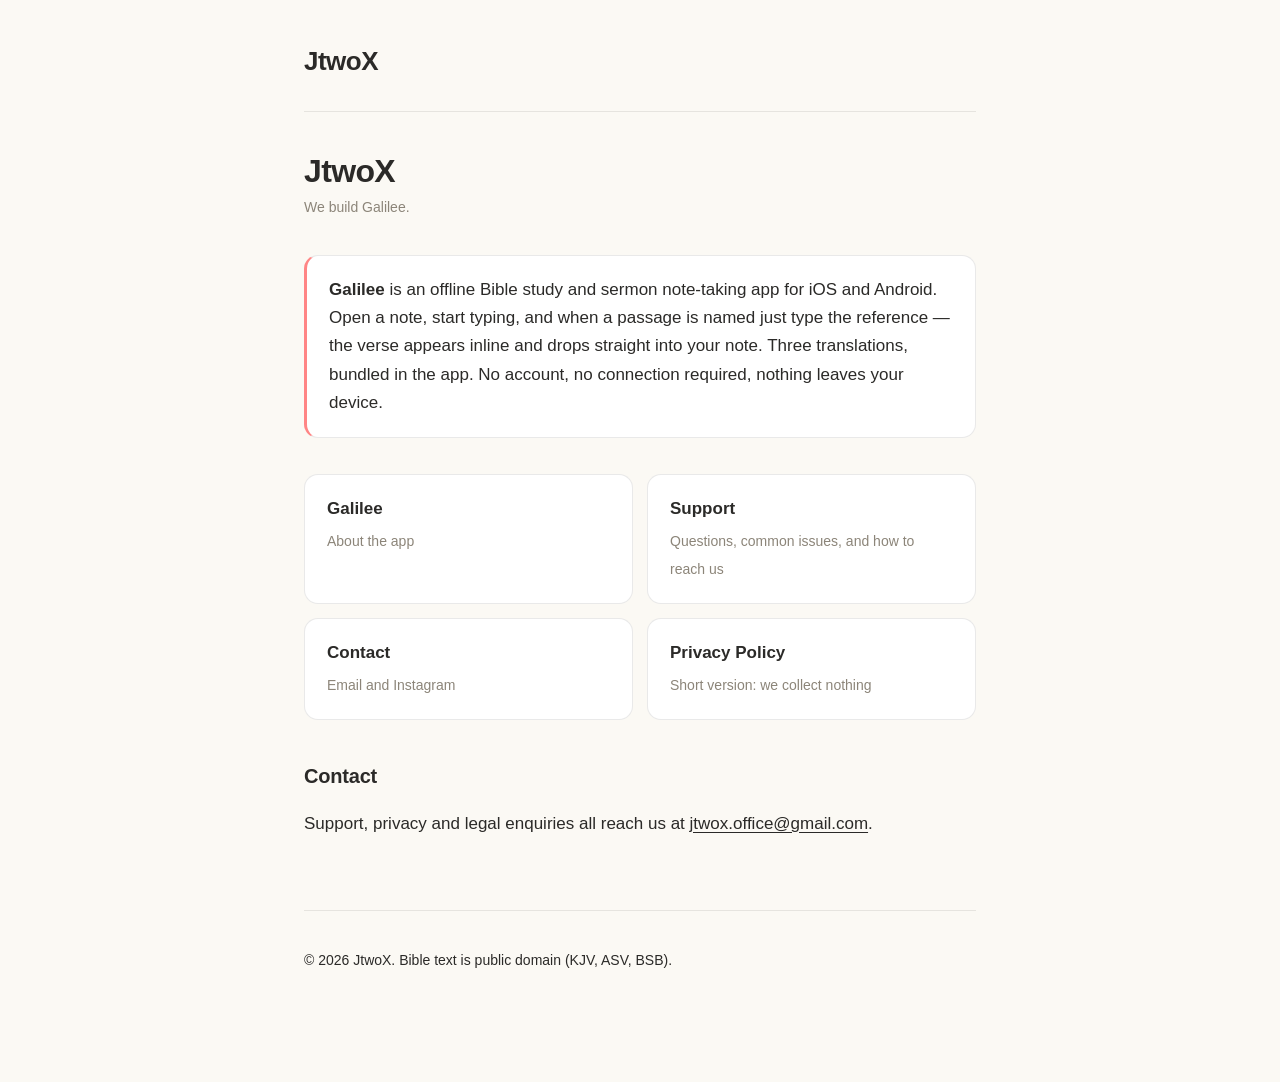
<file: index.html>
<!DOCTYPE html>
<html lang="en">
<head>
<meta charset="utf-8">
<meta name="viewport" content="width=device-width, initial-scale=1">
<title>JtwoX</title>
<meta name="description" content="JtwoX builds Galilee, an offline Bible study and sermon note-taking app for iOS and Android.">
<link rel="stylesheet" href="assets/style.css">
</head>
<body>
<div class="wrap">
  <header class="site">
    <a class="brand" href="./"><b>JtwoX</b></a>
  </header>

  <h1>JtwoX</h1>
  <p class="effective">We build Galilee.</p>

  <div class="lede">
    <p><strong>Galilee</strong> is an offline Bible study and sermon note-taking app for iOS and Android. Open a note, start typing, and when a passage is named just type the reference — the verse appears inline and drops straight into your note. Three translations, bundled in the app. No account, no connection required, nothing leaves your device.</p>
  </div>

  <div class="tiles">
    <a class="tile" href="galilee/"><b>Galilee</b><span>About the app</span></a>
    <a class="tile" href="galilee/support/"><b>Support</b><span>Questions, common issues, and how to reach us</span></a>
    <a class="tile" href="galilee/contact/"><b>Contact</b><span>Email and Instagram</span></a>
    <a class="tile" href="galilee/privacy/"><b>Privacy Policy</b><span>Short version: we collect nothing</span></a>
  </div>

  <h2>Contact</h2>
  <p>Support, privacy and legal enquiries all reach us at
     <a href="mailto:jtwox.office@gmail.com">jtwox.office@gmail.com</a>.</p>

  <footer class="site">
    <p>© 2026 JtwoX. Bible text is public domain (KJV, ASV, BSB).</p>
  </footer>
</div>
</body>
</html>
</file>
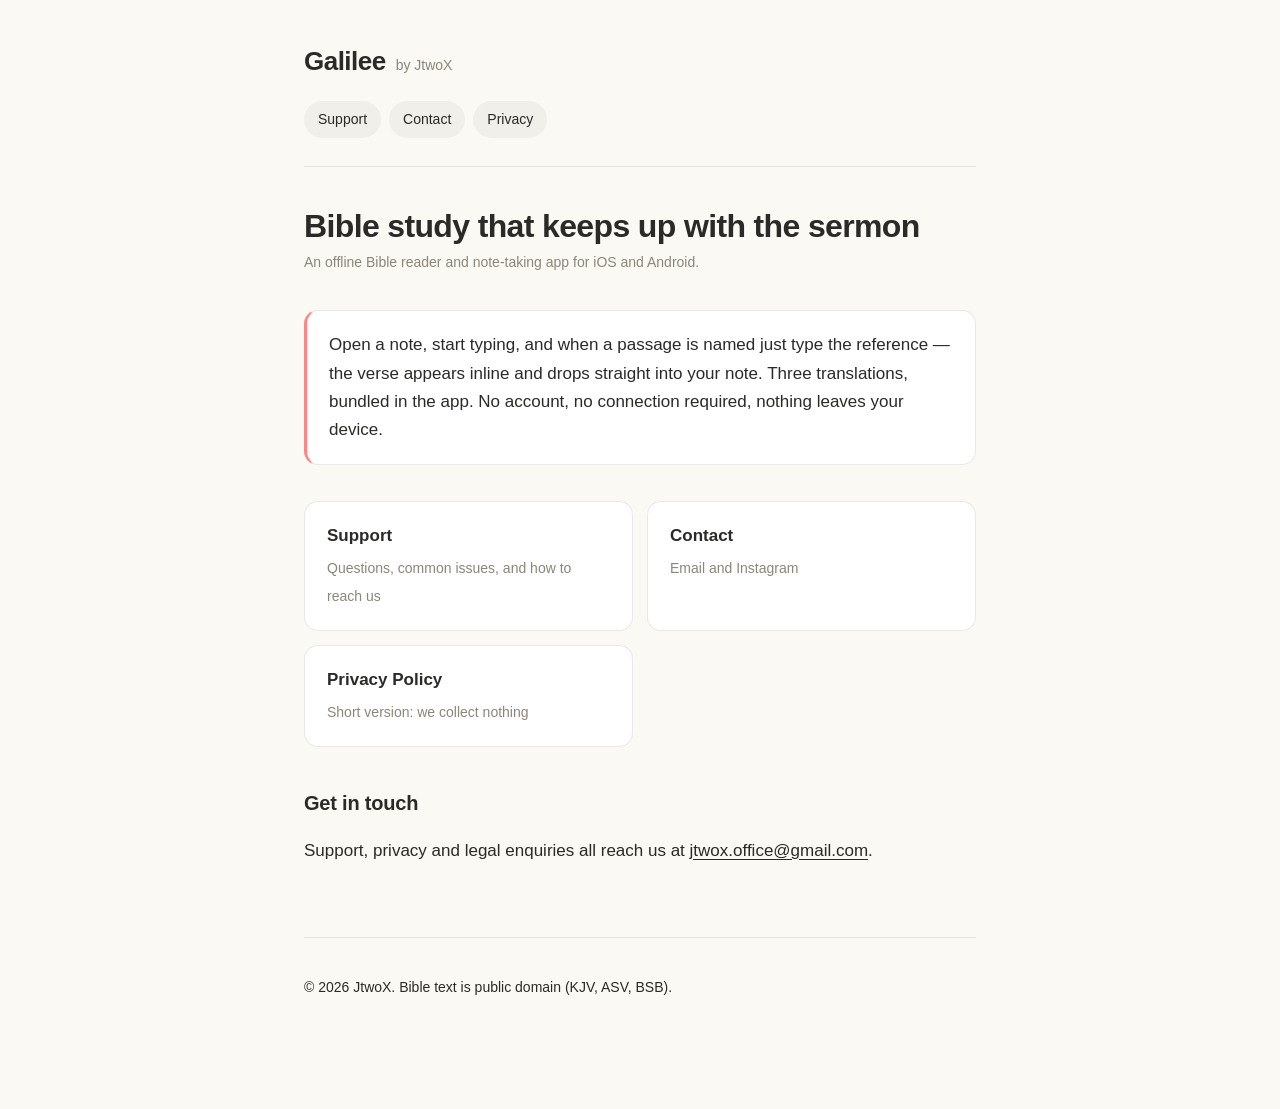
<file: galilee/index.html>
<!DOCTYPE html>
<html lang="en">
<head>
<meta charset="utf-8">
<meta name="viewport" content="width=device-width, initial-scale=1">
<title>Galilee</title>
<meta name="description" content="Galilee — an offline Bible study and sermon note-taking app. Support, privacy policy and terms.">
<link rel="stylesheet" href="../assets/style.css">
</head>
<body>
<div class="wrap">
  <header class="site">
    <a class="brand" href="./"><b>Galilee</b> <span>by JtwoX</span></a>
    <nav class="site">
      <a href="support/">Support</a>
      <a href="contact/">Contact</a>
      <a href="privacy/">Privacy</a>
    </nav>
  </header>

  <h1>Bible study that keeps up with the sermon</h1>
  <p class="effective">An offline Bible reader and note-taking app for iOS and Android.</p>

  <div class="lede">
    <p>Open a note, start typing, and when a passage is named just type the reference — the verse appears inline and drops straight into your note. Three translations, bundled in the app. No account, no connection required, nothing leaves your device.</p>
  </div>

  <div class="tiles">
    <a class="tile" href="support/"><b>Support</b><span>Questions, common issues, and how to reach us</span></a>
    <a class="tile" href="contact/"><b>Contact</b><span>Email and Instagram</span></a>
    <a class="tile" href="privacy/"><b>Privacy Policy</b><span>Short version: we collect nothing</span></a>
  </div>

  <h2>Get in touch</h2>
  <p>Support, privacy and legal enquiries all reach us at
     <a href="mailto:jtwox.office@gmail.com">jtwox.office@gmail.com</a>.</p>

  <footer class="site">
    <p>© 2026 JtwoX. Bible text is public domain (KJV, ASV, BSB).</p>
  </footer>
</div>
</body>
</html>
</file>
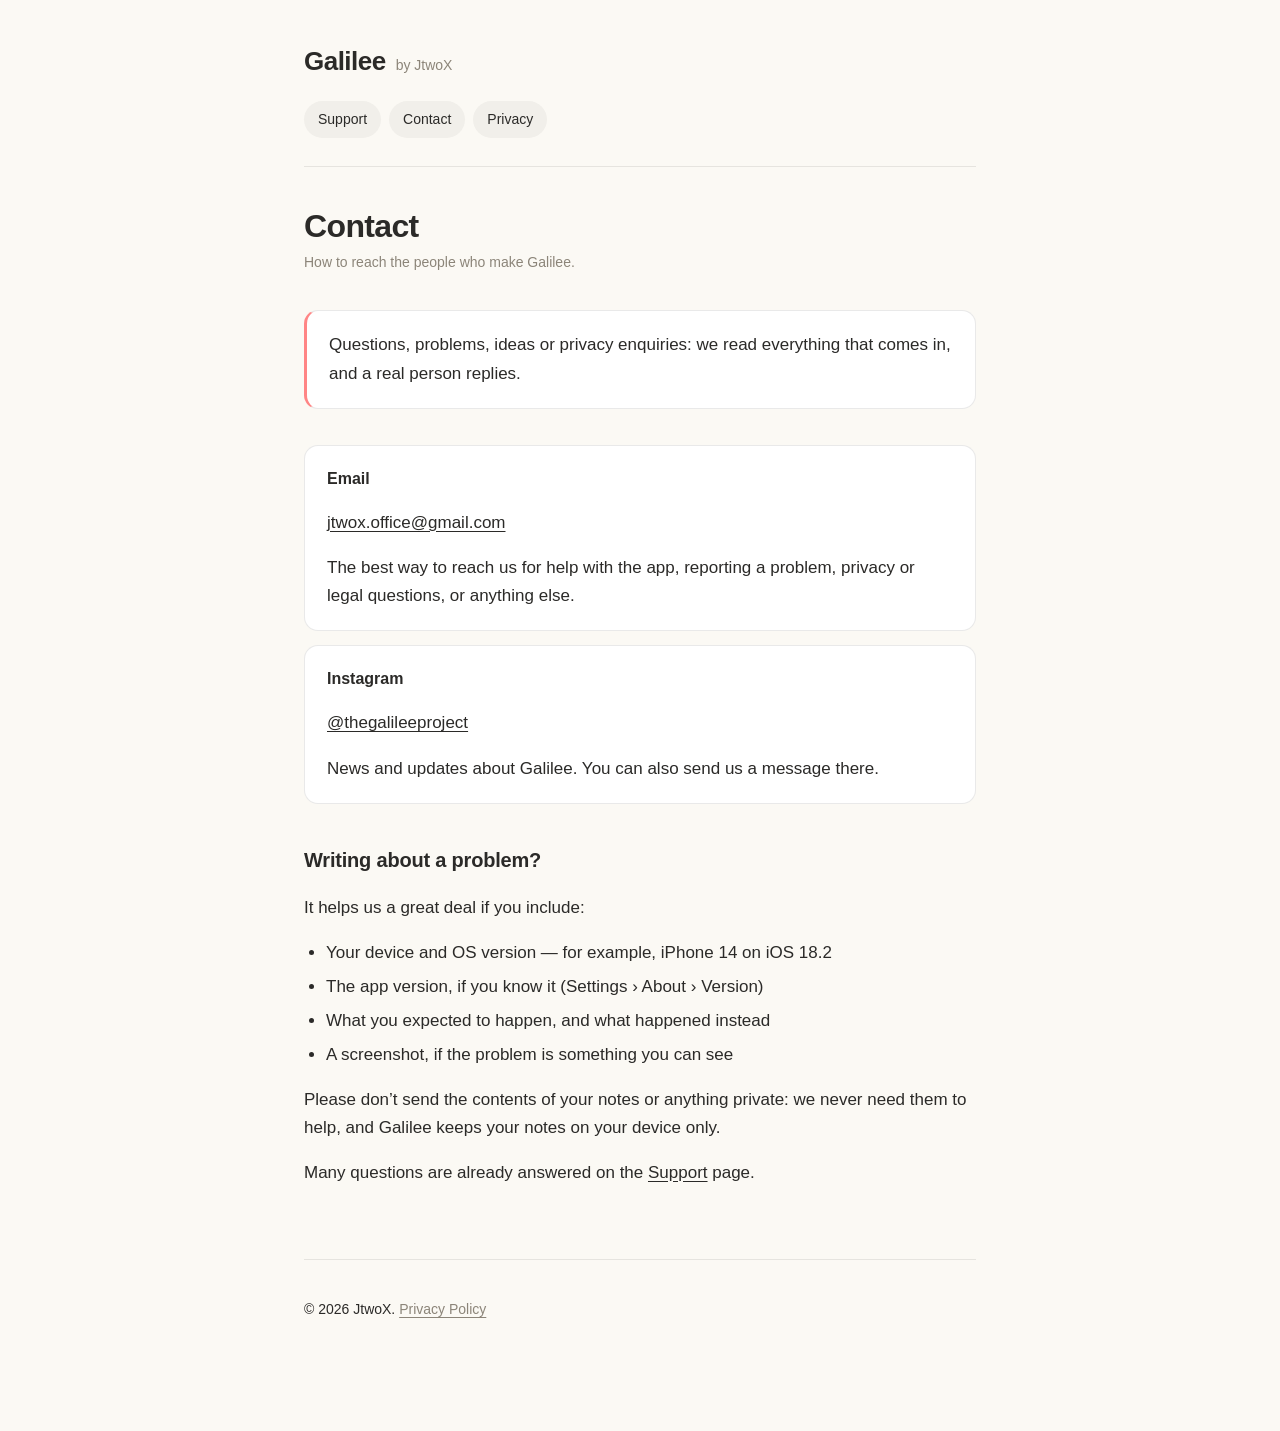
<file: galilee/contact/index.html>
<!DOCTYPE html>
<html lang="en">
<head>
<meta charset="utf-8">
<meta name="viewport" content="width=device-width, initial-scale=1">
<title>Contact — Galilee</title>
<meta name="description" content="How to reach the Galilee team: email and Instagram.">
<link rel="stylesheet" href="../../assets/style.css">
</head>
<body>
<div class="wrap">
  <header class="site">
    <a class="brand" href="../"><b>Galilee</b> <span>by JtwoX</span></a>
    <nav class="site">
      <a href="../support/">Support</a>
      <a href="../contact/">Contact</a>
      <a href="../privacy/">Privacy</a>
    </nav>
  </header>

  <h1>Contact</h1>
  <p class="effective">How to reach the people who make Galilee.</p>

  <div class="lede">
    <p>Questions, problems, ideas or privacy enquiries: we read everything that comes in, and a real person replies.</p>
  </div>

  <div class="card">
    <h3>Email</h3>
    <p><a href="mailto:jtwox.office@gmail.com">jtwox.office@gmail.com</a></p>
    <p>The best way to reach us for help with the app, reporting a problem, privacy or legal questions, or anything else.</p>
  </div>

  <div class="card">
    <h3>Instagram</h3>
    <p><a href="https://www.instagram.com/thegalileeproject/">@thegalileeproject</a></p>
    <p>News and updates about Galilee. You can also send us a message there.</p>
  </div>

  <h2>Writing about a problem?</h2>
  <p>It helps us a great deal if you include:</p>
  <ul>
    <li>Your device and OS version — for example, iPhone 14 on iOS 18.2</li>
    <li>The app version, if you know it (Settings › About › Version)</li>
    <li>What you expected to happen, and what happened instead</li>
    <li>A screenshot, if the problem is something you can see</li>
  </ul>
  <p>Please don&rsquo;t send the contents of your notes or anything private: we never need them to help, and Galilee keeps your notes on your device only.</p>
  <p>Many questions are already answered on the <a href="../support/">Support</a> page.</p>

  <footer class="site">
    <p>© 2026 JtwoX. <a href="../privacy/">Privacy Policy</a></p>
  </footer>
</div>
</body>
</html>
</file>
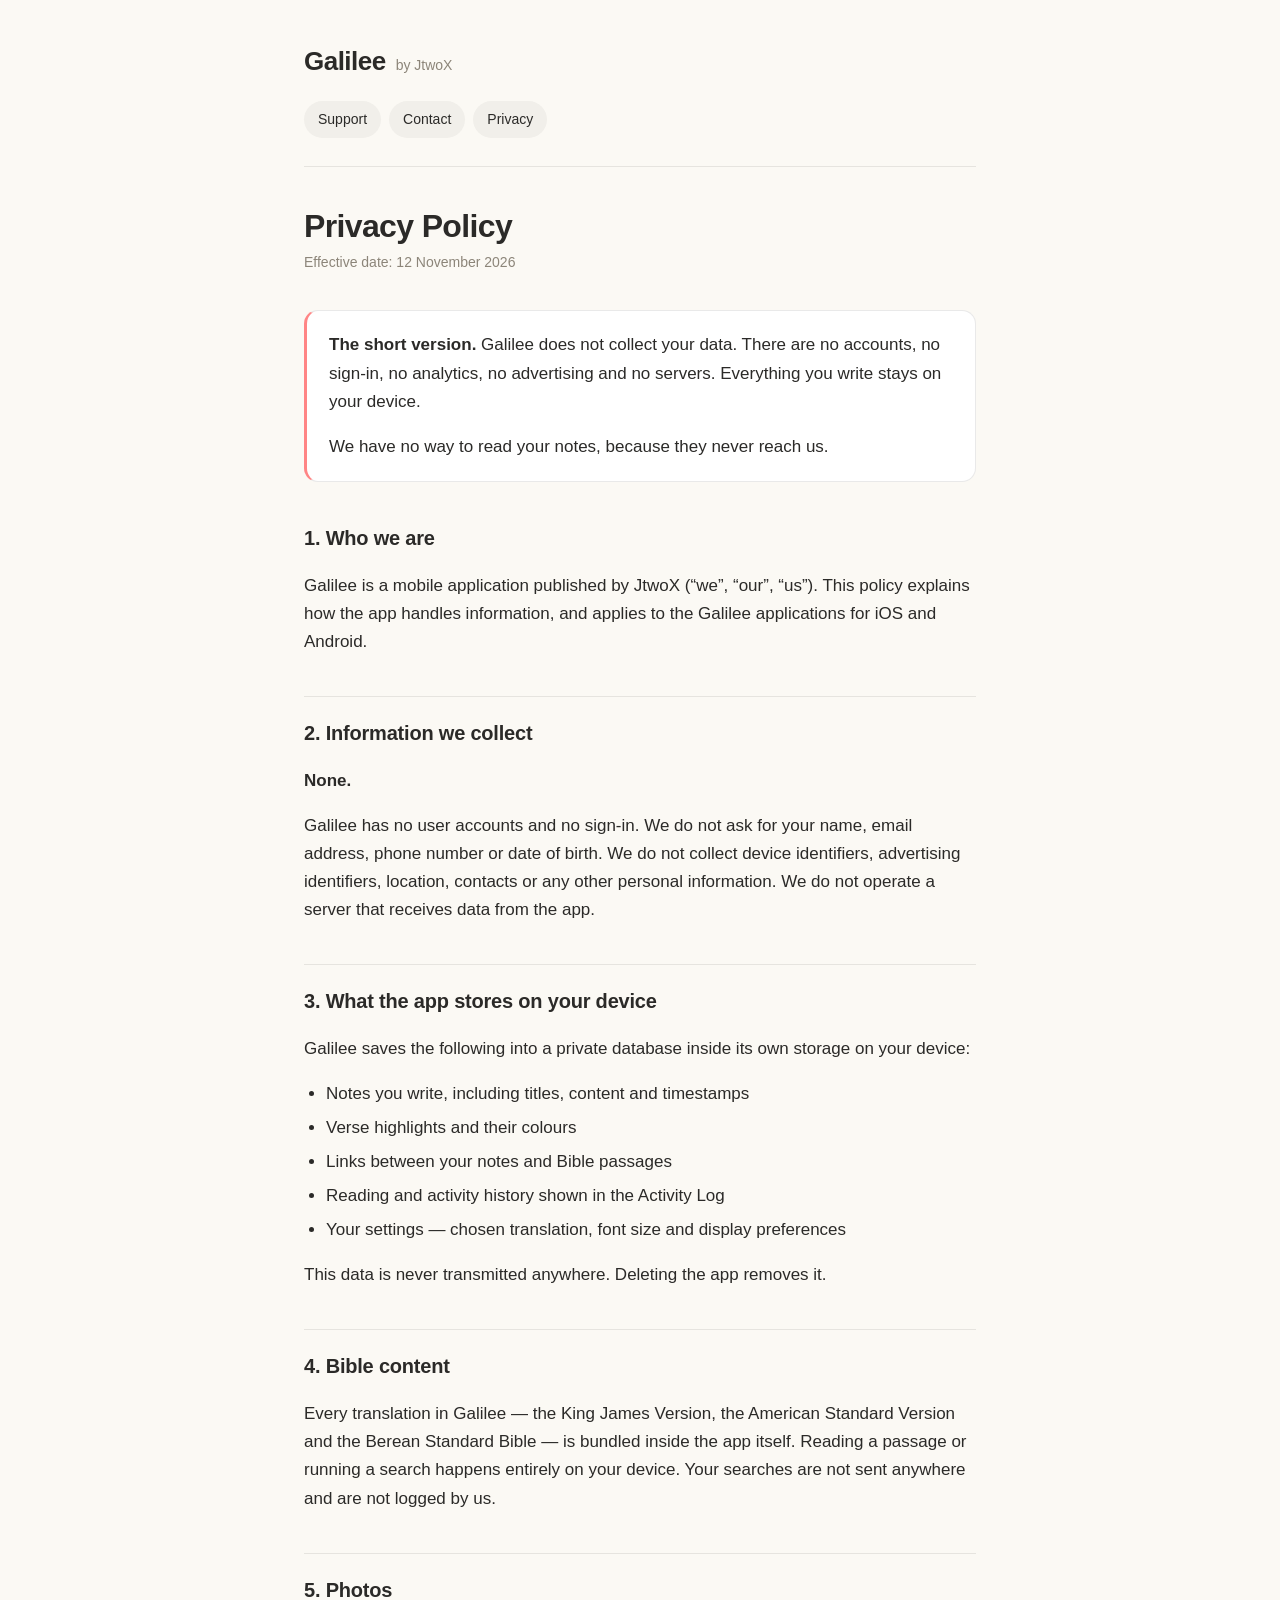
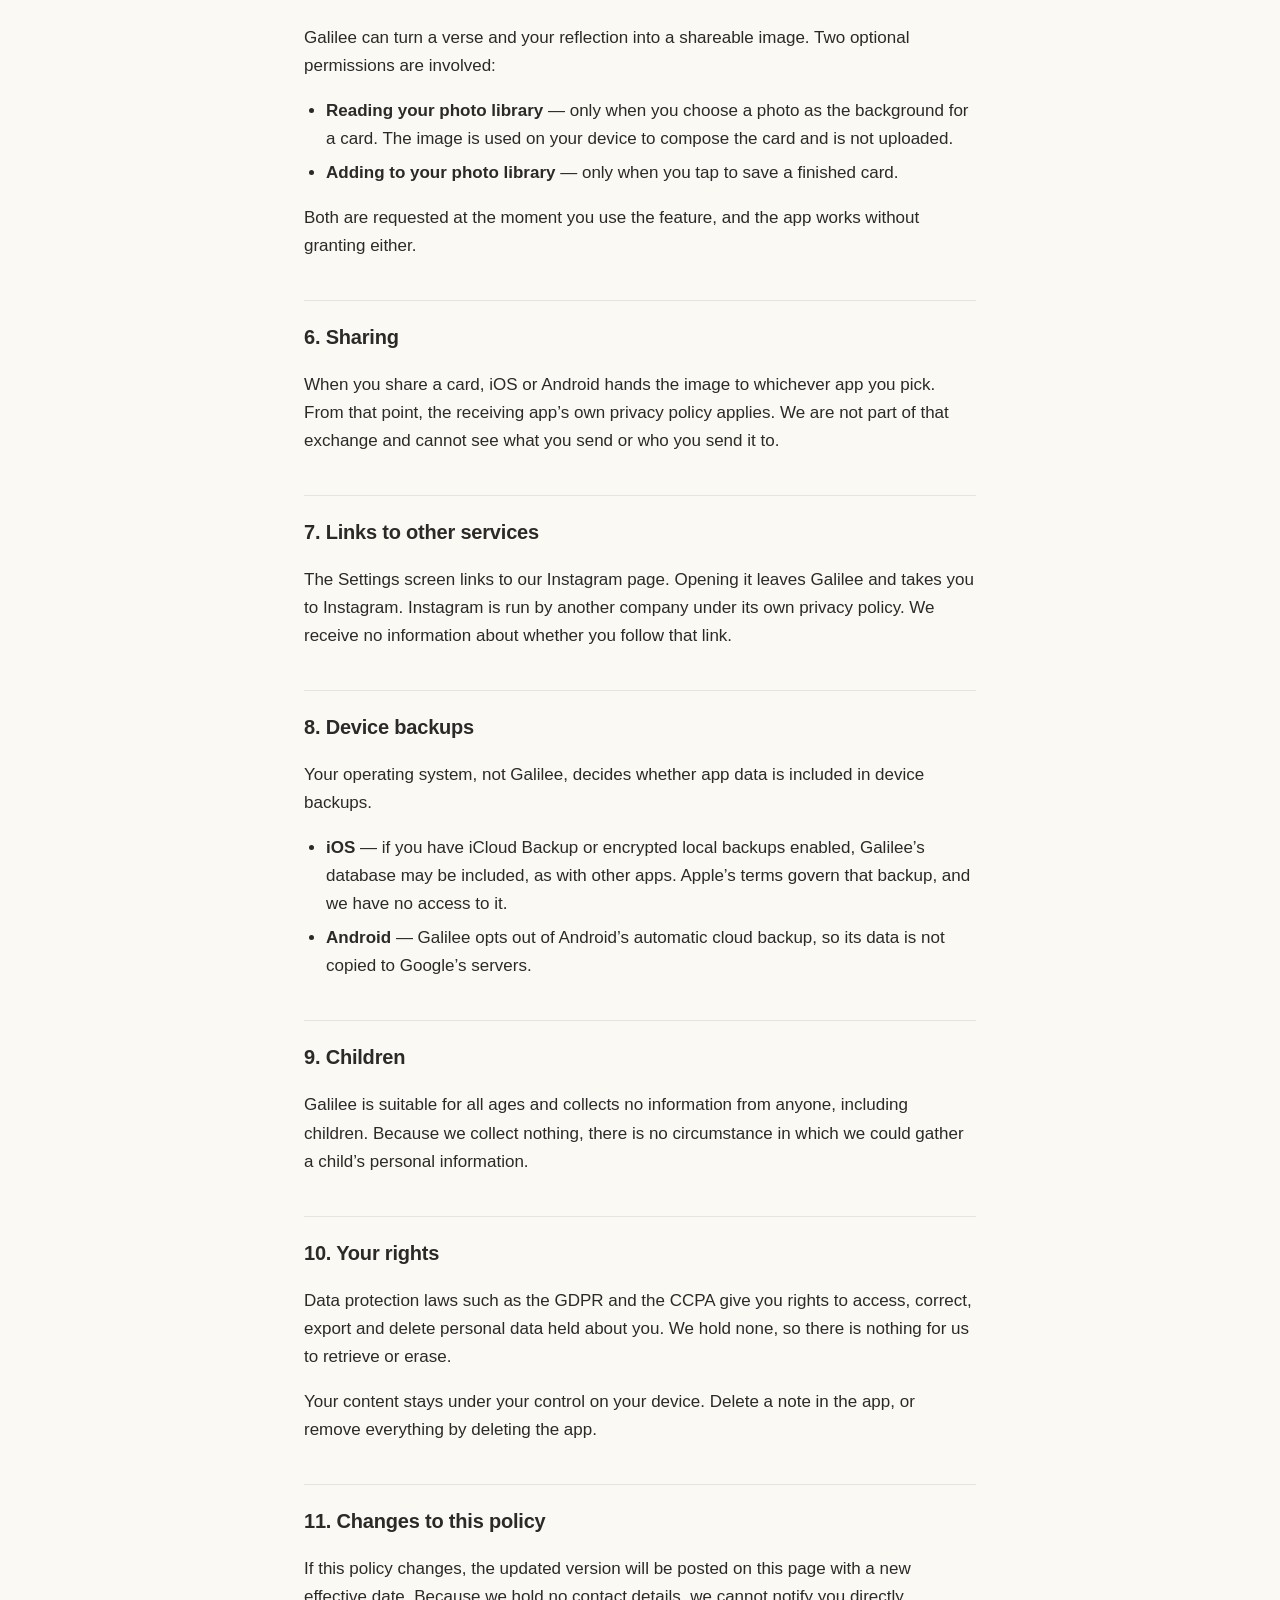
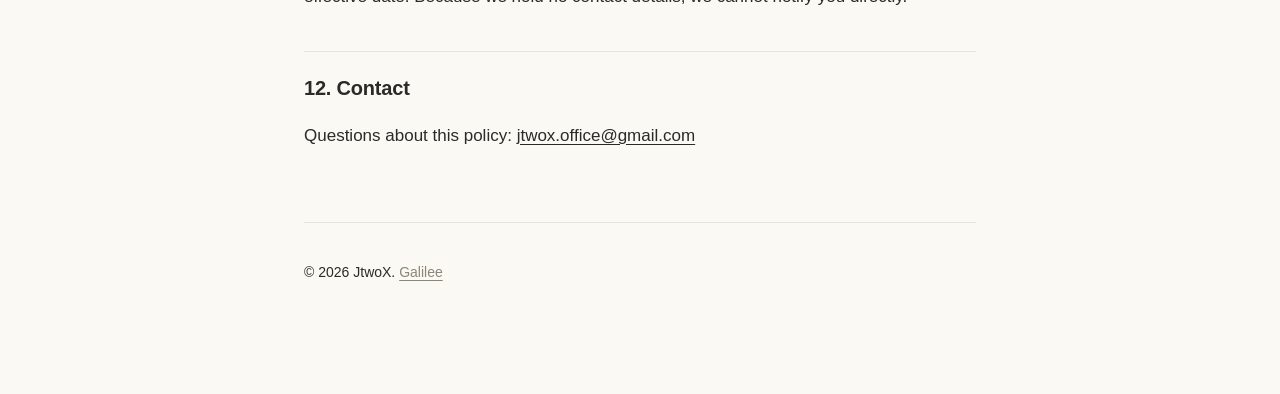
<file: galilee/privacy/index.html>
<!DOCTYPE html>
<html lang="en">
<head>
<meta charset="utf-8">
<meta name="viewport" content="width=device-width, initial-scale=1">
<title>Privacy Policy — Galilee</title>
<meta name="description" content="Galilee collects no data. No accounts, no analytics, no servers. Everything stays on your device.">
<link rel="stylesheet" href="../../assets/style.css">
</head>
<body>
<div class="wrap">
  <header class="site">
    <a class="brand" href="../"><b>Galilee</b> <span>by JtwoX</span></a>
    <nav class="site">
      <a href="../support/">Support</a>
      <a href="../contact/">Contact</a>
      <a href="../privacy/">Privacy</a>
    </nav>
  </header>

  <h1>Privacy Policy</h1>
  <p class="effective">Effective date: 12 November 2026</p>

  <div class="lede">
    <p><strong>The short version.</strong> Galilee does not collect your data. There are no accounts, no sign-in, no analytics, no advertising and no servers. Everything you write stays on your device.</p>
    <p>We have no way to read your notes, because they never reach us.</p>
  </div>

  <h2>1. Who we are</h2>
  <p>Galilee is a mobile application published by JtwoX (&ldquo;we&rdquo;, &ldquo;our&rdquo;, &ldquo;us&rdquo;). This policy explains how the app handles information, and applies to the Galilee applications for iOS and Android.</p>

  <h2>2. Information we collect</h2>
  <p><strong>None.</strong></p>
  <p>Galilee has no user accounts and no sign-in. We do not ask for your name, email address, phone number or date of birth. We do not collect device identifiers, advertising identifiers, location, contacts or any other personal information. We do not operate a server that receives data from the app.</p>

  <h2>3. What the app stores on your device</h2>
  <p>Galilee saves the following into a private database inside its own storage on your device:</p>
  <ul>
    <li>Notes you write, including titles, content and timestamps</li>
    <li>Verse highlights and their colours</li>
    <li>Links between your notes and Bible passages</li>
    <li>Reading and activity history shown in the Activity Log</li>
    <li>Your settings — chosen translation, font size and display preferences</li>
  </ul>
  <p>This data is never transmitted anywhere. Deleting the app removes it.</p>

  <h2>4. Bible content</h2>
  <p>Every translation in Galilee — the King James Version, the American Standard Version and the Berean Standard Bible — is bundled inside the app itself. Reading a passage or running a search happens entirely on your device. Your searches are not sent anywhere and are not logged by us.</p>

  <h2>5. Photos</h2>
  <p>Galilee can turn a verse and your reflection into a shareable image. Two optional permissions are involved:</p>
  <ul>
    <li><strong>Reading your photo library</strong> — only when you choose a photo as the background for a card. The image is used on your device to compose the card and is not uploaded.</li>
    <li><strong>Adding to your photo library</strong> — only when you tap to save a finished card.</li>
  </ul>
  <p>Both are requested at the moment you use the feature, and the app works without granting either.</p>

  <h2>6. Sharing</h2>
  <p>When you share a card, iOS or Android hands the image to whichever app you pick. From that point, the receiving app&rsquo;s own privacy policy applies. We are not part of that exchange and cannot see what you send or who you send it to.</p>

  <h2>7. Links to other services</h2>
  <p>The Settings screen links to our Instagram page. Opening it leaves Galilee and takes you to Instagram. Instagram is run by another company under its own privacy policy. We receive no information about whether you follow that link.</p>

  <h2>8. Device backups</h2>
  <p>Your operating system, not Galilee, decides whether app data is included in device backups.</p>
  <ul>
    <li><strong>iOS</strong> — if you have iCloud Backup or encrypted local backups enabled, Galilee&rsquo;s database may be included, as with other apps. Apple&rsquo;s terms govern that backup, and we have no access to it.</li>
    <li><strong>Android</strong> — Galilee opts out of Android&rsquo;s automatic cloud backup, so its data is not copied to Google&rsquo;s servers.</li>
  </ul>

  <h2>9. Children</h2>
  <p>Galilee is suitable for all ages and collects no information from anyone, including children. Because we collect nothing, there is no circumstance in which we could gather a child&rsquo;s personal information.</p>

  <h2>10. Your rights</h2>
  <p>Data protection laws such as the GDPR and the CCPA give you rights to access, correct, export and delete personal data held about you. We hold none, so there is nothing for us to retrieve or erase.</p>
  <p>Your content stays under your control on your device. Delete a note in the app, or remove everything by deleting the app.</p>

  <h2>11. Changes to this policy</h2>
  <p>If this policy changes, the updated version will be posted on this page with a new effective date. Because we hold no contact details, we cannot notify you directly.</p>

  <h2>12. Contact</h2>
  <p>Questions about this policy: <a href="mailto:jtwox.office@gmail.com">jtwox.office@gmail.com</a></p>

  <footer class="site">
    <p>© 2026 JtwoX. <a href="../">Galilee</a></p>
  </footer>
</div>
</body>
</html>
</file>
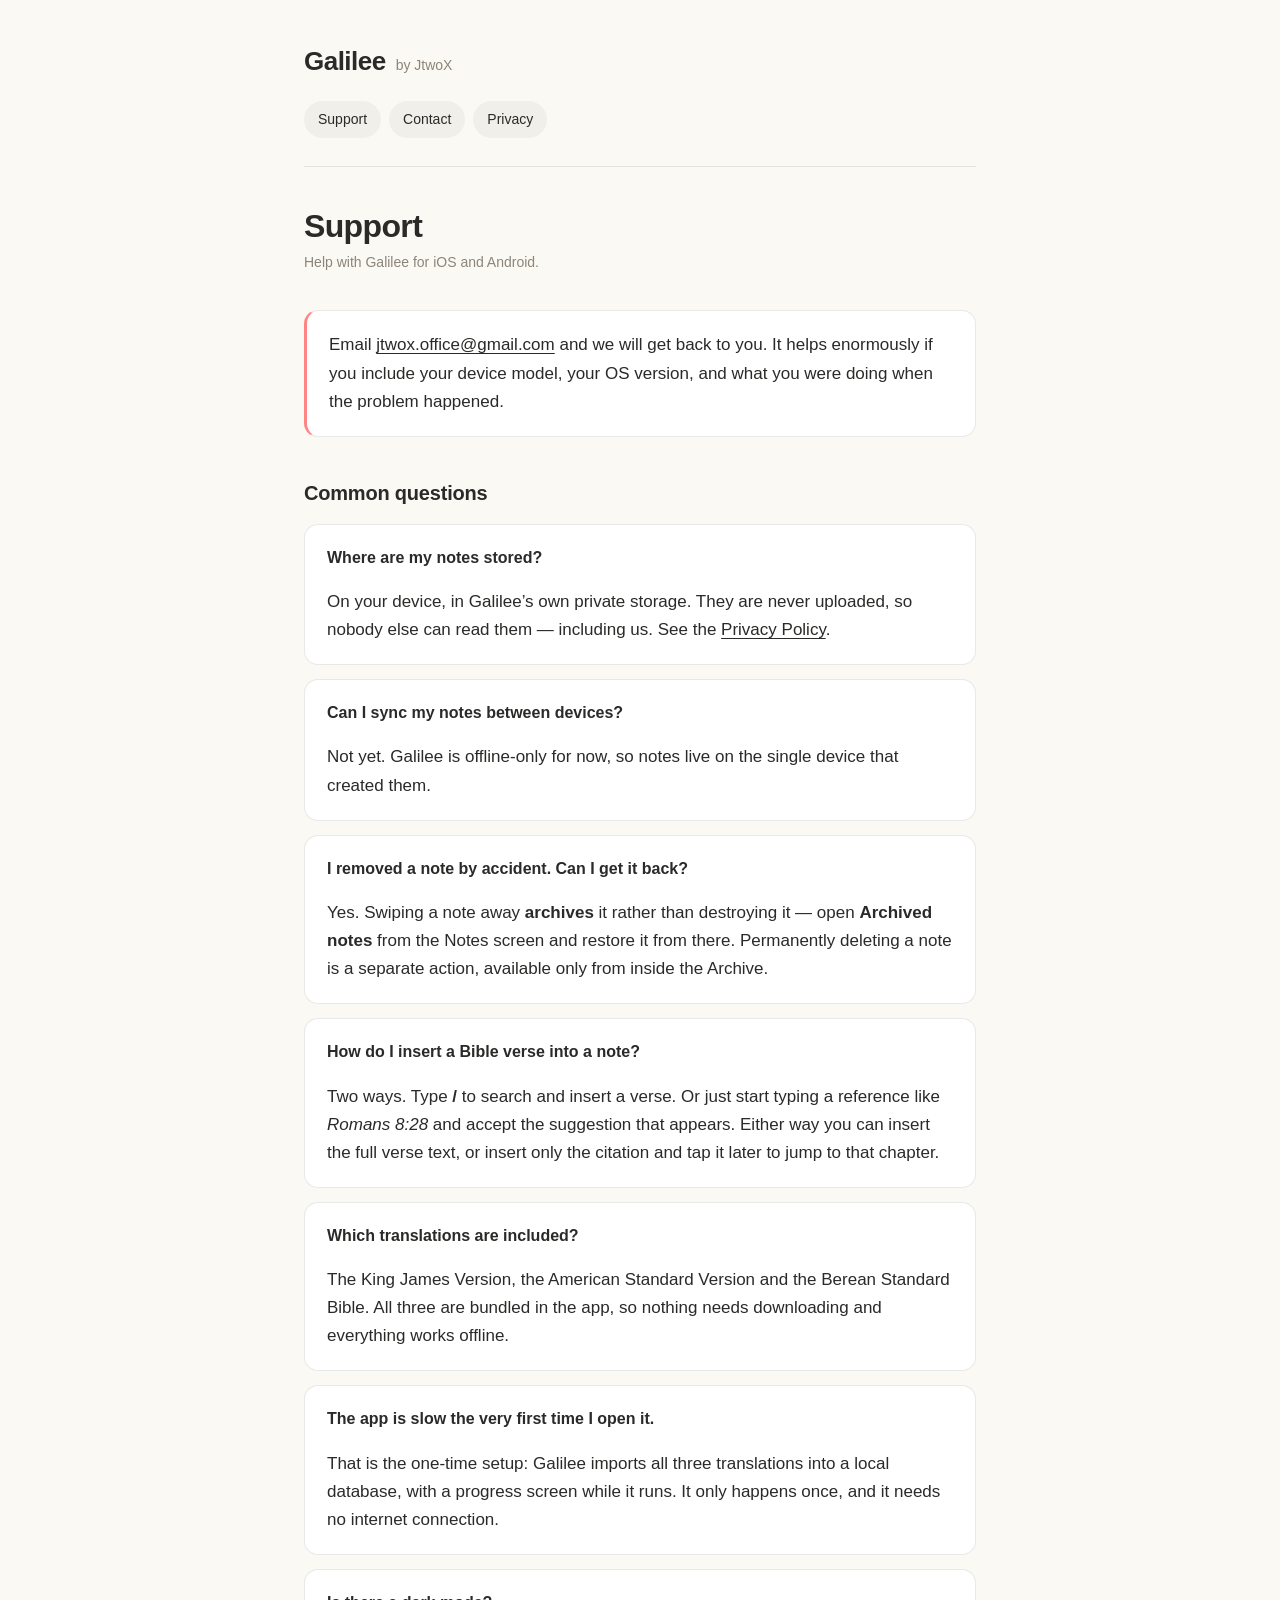
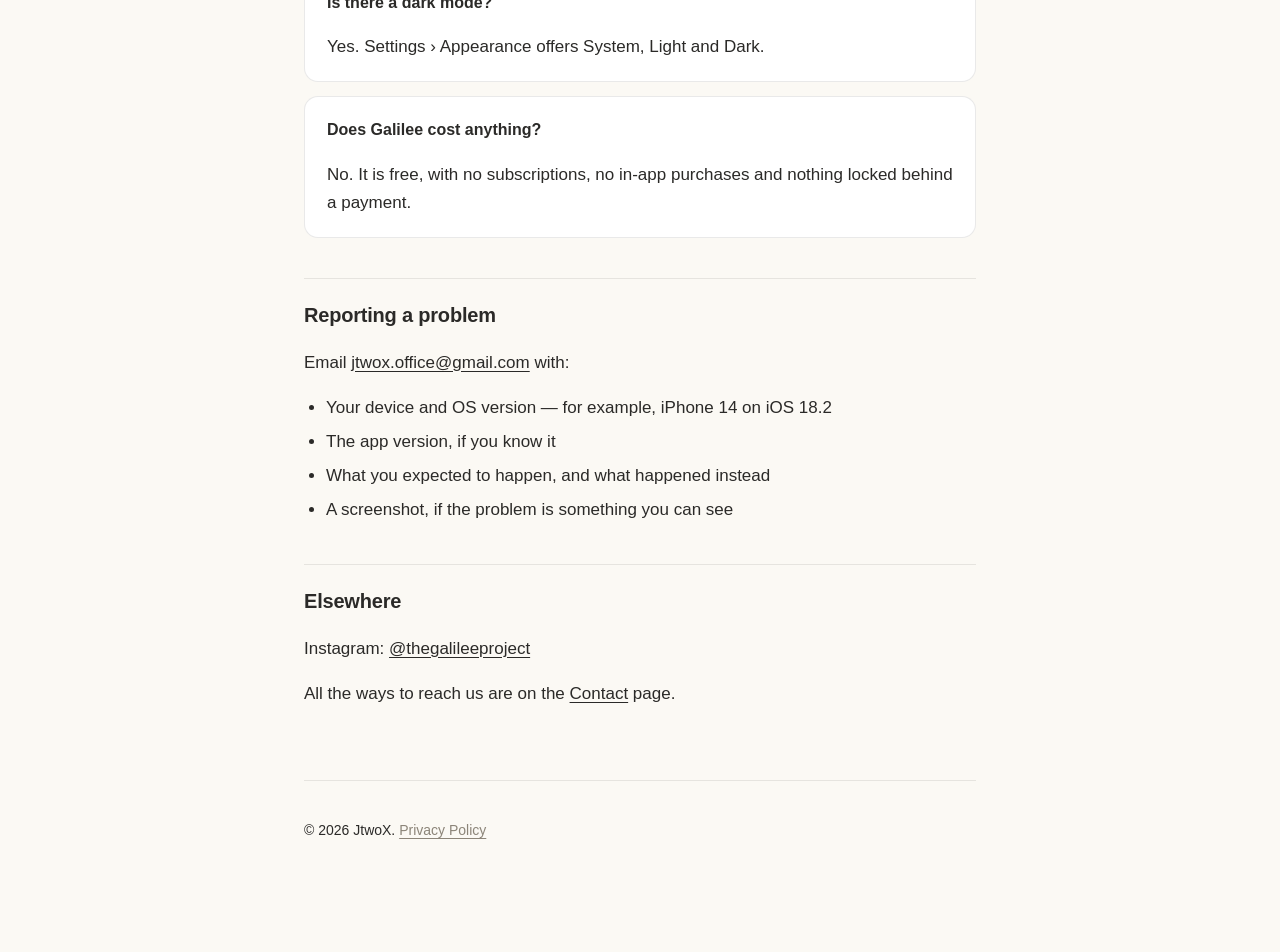
<file: galilee/support/index.html>
<!DOCTYPE html>
<html lang="en">
<head>
<meta charset="utf-8">
<meta name="viewport" content="width=device-width, initial-scale=1">
<title>Support — Galilee</title>
<meta name="description" content="Help and support for Galilee, the offline Bible study and note-taking app.">
<link rel="stylesheet" href="../../assets/style.css">
</head>
<body>
<div class="wrap">
  <header class="site">
    <a class="brand" href="../"><b>Galilee</b> <span>by JtwoX</span></a>
    <nav class="site">
      <a href="../support/">Support</a>
      <a href="../contact/">Contact</a>
      <a href="../privacy/">Privacy</a>
    </nav>
  </header>

  <h1>Support</h1>
  <p class="effective">Help with Galilee for iOS and Android.</p>

  <div class="lede">
    <p>Email <a href="mailto:jtwox.office@gmail.com">jtwox.office@gmail.com</a> and we will get back to you. It helps enormously if you include your device model, your OS version, and what you were doing when the problem happened.</p>
  </div>

  <h2>Common questions</h2>

  <div class="card">
    <h3>Where are my notes stored?</h3>
    <p>On your device, in Galilee&rsquo;s own private storage. They are never uploaded, so nobody else can read them — including us. See the <a href="../privacy/">Privacy Policy</a>.</p>
  </div>

  <div class="card">
    <h3>Can I sync my notes between devices?</h3>
    <p>Not yet. Galilee is offline-only for now, so notes live on the single device that created them.</p>
  </div>

  <div class="card">
    <h3>I removed a note by accident. Can I get it back?</h3>
    <p>Yes. Swiping a note away <strong>archives</strong> it rather than destroying it — open <strong>Archived notes</strong> from the Notes screen and restore it from there. Permanently deleting a note is a separate action, available only from inside the Archive.</p>
  </div>

  <div class="card">
    <h3>How do I insert a Bible verse into a note?</h3>
    <p>Two ways. Type <strong>/</strong> to search and insert a verse. Or just start typing a reference like <em>Romans 8:28</em> and accept the suggestion that appears. Either way you can insert the full verse text, or insert only the citation and tap it later to jump to that chapter.</p>
  </div>

  <div class="card">
    <h3>Which translations are included?</h3>
    <p>The King James Version, the American Standard Version and the Berean Standard Bible. All three are bundled in the app, so nothing needs downloading and everything works offline.</p>
  </div>

  <div class="card">
    <h3>The app is slow the very first time I open it.</h3>
    <p>That is the one-time setup: Galilee imports all three translations into a local database, with a progress screen while it runs. It only happens once, and it needs no internet connection.</p>
  </div>

  <div class="card">
    <h3>Is there a dark mode?</h3>
    <p>Yes. Settings › Appearance offers System, Light and Dark.</p>
  </div>

  <div class="card">
    <h3>Does Galilee cost anything?</h3>
    <p>No. It is free, with no subscriptions, no in-app purchases and nothing locked behind a payment.</p>
  </div>

  <h2>Reporting a problem</h2>
  <p>Email <a href="mailto:jtwox.office@gmail.com">jtwox.office@gmail.com</a> with:</p>
  <ul>
    <li>Your device and OS version — for example, iPhone 14 on iOS 18.2</li>
    <li>The app version, if you know it</li>
    <li>What you expected to happen, and what happened instead</li>
    <li>A screenshot, if the problem is something you can see</li>
  </ul>

  <h2>Elsewhere</h2>
  <p>Instagram: <a href="https://www.instagram.com/thegalileeproject/">@thegalileeproject</a></p>
  <p>All the ways to reach us are on the <a href="../contact/">Contact</a> page.</p>

  <footer class="site">
    <p>© 2026 JtwoX. <a href="../privacy/">Privacy Policy</a></p>
  </footer>
</div>
</body>
</html>
</file>
<file: assets/style.css>
/* JtwoX site styles. Colours match the Galilee app. */
:root {
  --bg: #FBF9F4;
  --surface: #FFFFFF;
  --panel: #F1EFEA;
  --text: #2B2A28;
  --muted: #8C8579;
  --accent: #FF8585;
  --divider: rgba(43, 42, 40, 0.10);
  --radius: 14px;
  --maxw: 44rem;
}

@media (prefers-color-scheme: dark) {
  :root {
    --bg: #201F1E;
    --surface: #2A2928;
    --panel: #333230;
    --text: #EDEAE4;
    --muted: #A09890;
    --divider: rgba(237, 234, 228, 0.12);
  }
}

* { box-sizing: border-box; }

html { -webkit-text-size-adjust: 100%; }

body {
  margin: 0;
  background: var(--bg);
  color: var(--text);
  font-family: -apple-system, BlinkMacSystemFont, "Segoe UI", Roboto, Helvetica, Arial, sans-serif;
  font-size: 17px;
  line-height: 1.65;
  -webkit-font-smoothing: antialiased;
}

.wrap {
  max-width: var(--maxw);
  margin: 0 auto;
  padding: 0 16px 96px;
}

header.site {
  padding: 40px 0 28px;
  border-bottom: 1px solid var(--divider);
  margin-bottom: 40px;
}

.brand {
  display: inline-flex;
  align-items: baseline;
  gap: 10px;
  text-decoration: none;
  color: var(--text);
}

.brand b { font-size: 26px; letter-spacing: -0.02em; }

.brand span { color: var(--muted); font-size: 14px; }

nav.site { margin-top: 18px; display: flex; flex-wrap: wrap; gap: 8px; }

nav.site a {
  font-size: 14px;
  text-decoration: none;
  color: var(--text);
  background: var(--panel);
  padding: 7px 14px;
  border-radius: 999px;
  transition: background 0.15s ease;
}

nav.site a:hover { background: var(--accent); color: #fff; }

h1 { font-size: 32px; line-height: 1.2; letter-spacing: -0.02em; margin: 0 0 6px; }

h2 {
  font-size: 20px;
  letter-spacing: -0.01em;
  margin: 40px 0 10px;
  padding-top: 20px;
  border-top: 1px solid var(--divider);
}

h2:first-of-type { border-top: 0; padding-top: 0; }

h3 { font-size: 16px; margin: 24px 0 6px; }

p, li { color: var(--text); }

a { color: var(--text); text-underline-offset: 3px; }

.effective { color: var(--muted); font-size: 14px; margin: 0 0 36px; }

.lede {
  background: var(--surface);
  border: 1px solid var(--divider);
  border-left: 3px solid var(--accent);
  border-radius: var(--radius);
  padding: 20px 22px;
  margin: 0 0 36px;
}

.lede p:first-child { margin-top: 0; }
.lede p:last-child { margin-bottom: 0; }

.todo {
  background: #FFF4E5;
  border: 1px solid #E8B45A;
  border-radius: var(--radius);
  padding: 16px 18px;
  margin: 20px 0;
  color: #5A3D0B;
  font-size: 15px;
}

@media (prefers-color-scheme: dark) {
  .todo { background: #3A2E18; border-color: #8A6A2A; color: #F3DFB8; }
}

ul { padding-left: 22px; }
li { margin: 6px 0; }

.card {
  background: var(--surface);
  border: 1px solid var(--divider);
  border-radius: var(--radius);
  padding: 20px 22px;
  margin: 14px 0;
}

.card h3 { margin-top: 0; }
.card p:last-child { margin-bottom: 0; }

.tiles { display: grid; gap: 14px; margin: 28px 0; }
@media (min-width: 620px) { .tiles { grid-template-columns: 1fr 1fr; } }

a.tile {
  display: block;
  text-decoration: none;
  background: var(--surface);
  border: 1px solid var(--divider);
  border-radius: var(--radius);
  padding: 20px 22px;
  transition: border-color 0.15s ease, transform 0.15s ease;
}

a.tile:hover { border-color: var(--accent); transform: translateY(-2px); }
a.tile b { display: block; font-size: 17px; margin-bottom: 4px; }
a.tile span { color: var(--muted); font-size: 14px; }

footer.site {
  margin-top: 72px;
  padding-top: 24px;
  border-top: 1px solid var(--divider);
  color: var(--muted);
  font-size: 14px;
}

footer.site a { color: var(--muted); }
</file>
